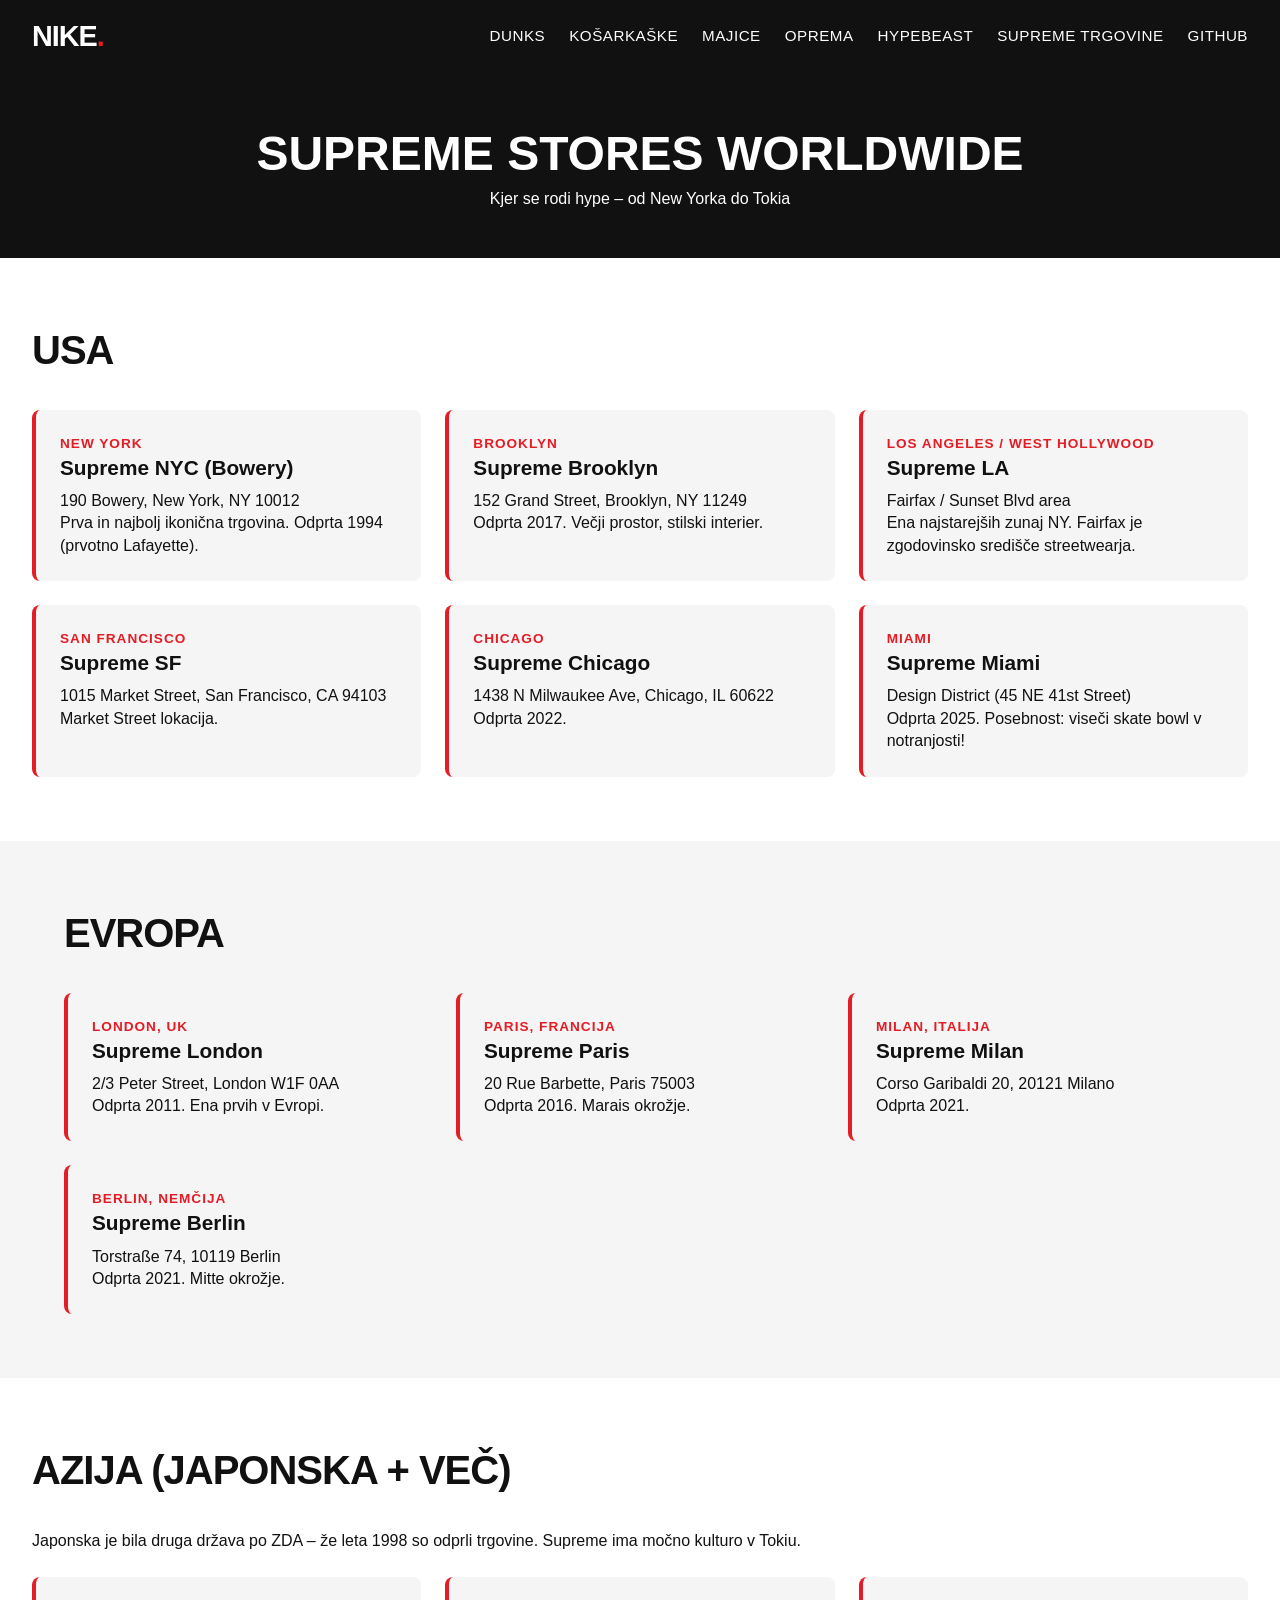
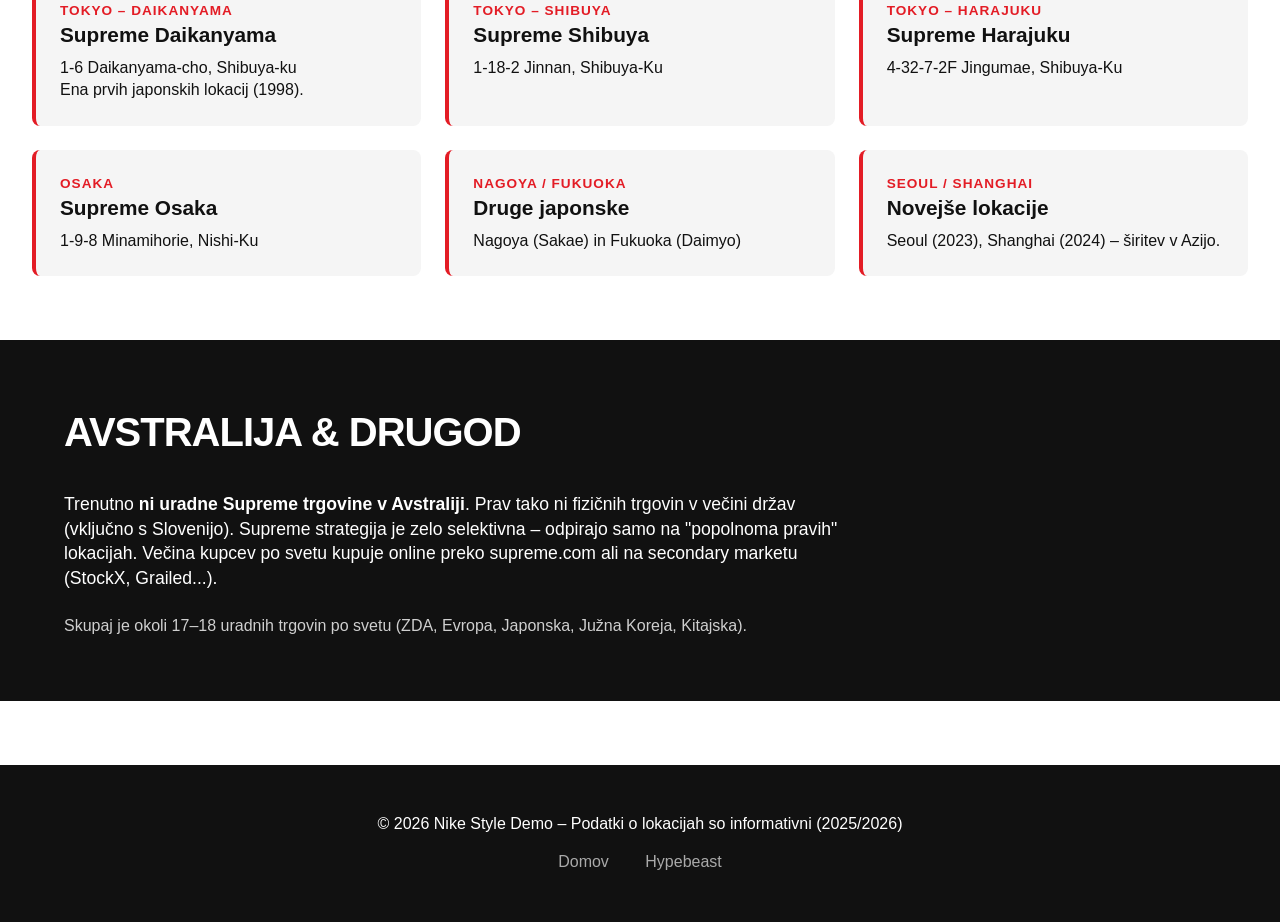
<file: supreme-stores.html>
<!DOCTYPE html>
<html lang="sl">
<head>
  <meta charset="UTF-8">
  <meta name="viewport" content="width=device-width, initial-scale=1.0">
  <title>Supreme Trgovine po svetu | Nike Style</title>
  <link rel="stylesheet" href="styles.css">
</head>
<body>
  <header>
    <a href="index.html" class="logo">NIKE<span>.</span></a>
    <nav>
      <ul>
        <li><a href="dunks.html">Dunks</a></li>
        <li><a href="basketball.html">Košarkaške</a></li>
        <li><a href="majice.html">Majice</a></li>
        <li><a href="oprema.html">Oprema</a></li>
        <li><a href="hypebeast.html">Hypebeast</a></li>
        <li><a href="supreme-stores.html">Supreme Trgovine</a></li>
        <li><a href="https://github.com/tommyvimeo-gif/Nike-Design-3" target="_blank" rel="noopener noreferrer">GitHub</a></li>
      </ul>
    </nav>
  </header>

  <div class="category-banner">
    <h1>Supreme Stores Worldwide</h1>
    <p>Kjer se rodi hype – od New Yorka do Tokia</p>
  </div>

  <section>
    <h2 class="section-title">USA</h2>
    <div class="store-grid">
      <div class="store-card">
        <div class="city">New York</div>
        <h3>Supreme NYC (Bowery)</h3>
        <p>190 Bowery, New York, NY 10012</p>
        <p>Prva in najbolj ikonična trgovina. Odprta 1994 (prvotno Lafayette).</p>
      </div>
      <div class="store-card">
        <div class="city">Brooklyn</div>
        <h3>Supreme Brooklyn</h3>
        <p>152 Grand Street, Brooklyn, NY 11249</p>
        <p>Odprta 2017. Večji prostor, stilski interier.</p>
      </div>
      <div class="store-card">
        <div class="city">Los Angeles / West Hollywood</div>
        <h3>Supreme LA</h3>
        <p>Fairfax / Sunset Blvd area</p>
        <p>Ena najstarejših zunaj NY. Fairfax je zgodovinsko središče streetwearja.</p>
      </div>
      <div class="store-card">
        <div class="city">San Francisco</div>
        <h3>Supreme SF</h3>
        <p>1015 Market Street, San Francisco, CA 94103</p>
        <p>Market Street lokacija.</p>
      </div>
      <div class="store-card">
        <div class="city">Chicago</div>
        <h3>Supreme Chicago</h3>
        <p>1438 N Milwaukee Ave, Chicago, IL 60622</p>
        <p>Odprta 2022.</p>
      </div>
      <div class="store-card">
        <div class="city">Miami</div>
        <h3>Supreme Miami</h3>
        <p>Design District (45 NE 41st Street)</p>
        <p>Odprta 2025. Posebnost: viseči skate bowl v notranjosti!</p>
      </div>
    </div>
  </section>

  <section style="background: #f5f5f5; max-width: 100%;">
    <div style="max-width: 1400px; margin: 0 auto; padding: 0 2rem;">
      <h2 class="section-title">Evropa</h2>
      <div class="store-grid">
        <div class="store-card">
          <div class="city">London, UK</div>
          <h3>Supreme London</h3>
          <p>2/3 Peter Street, London W1F 0AA</p>
          <p>Odprta 2011. Ena prvih v Evropi.</p>
        </div>
        <div class="store-card">
          <div class="city">Paris, Francija</div>
          <h3>Supreme Paris</h3>
          <p>20 Rue Barbette, Paris 75003</p>
          <p>Odprta 2016. Marais okrožje.</p>
        </div>
        <div class="store-card">
          <div class="city">Milan, Italija</div>
          <h3>Supreme Milan</h3>
          <p>Corso Garibaldi 20, 20121 Milano</p>
          <p>Odprta 2021.</p>
        </div>
        <div class="store-card">
          <div class="city">Berlin, Nemčija</div>
          <h3>Supreme Berlin</h3>
          <p>Torstraße 74, 10119 Berlin</p>
          <p>Odprta 2021. Mitte okrožje.</p>
        </div>
      </div>
    </div>
  </section>

  <section>
    <h2 class="section-title">Azija (Japonska + več)</h2>
    <p style="margin-bottom: 1.5rem;">Japonska je bila druga država po ZDA – že leta 1998 so odprli trgovine. Supreme ima močno kulturo v Tokiu.</p>
    <div class="store-grid">
      <div class="store-card">
        <div class="city">Tokyo – Daikanyama</div>
        <h3>Supreme Daikanyama</h3>
        <p>1-6 Daikanyama-cho, Shibuya-ku</p>
        <p>Ena prvih japonskih lokacij (1998).</p>
      </div>
      <div class="store-card">
        <div class="city">Tokyo – Shibuya</div>
        <h3>Supreme Shibuya</h3>
        <p>1-18-2 Jinnan, Shibuya-Ku</p>
      </div>
      <div class="store-card">
        <div class="city">Tokyo – Harajuku</div>
        <h3>Supreme Harajuku</h3>
        <p>4-32-7-2F Jingumae, Shibuya-Ku</p>
      </div>
      <div class="store-card">
        <div class="city">Osaka</div>
        <h3>Supreme Osaka</h3>
        <p>1-9-8 Minamihorie, Nishi-Ku</p>
      </div>
      <div class="store-card">
        <div class="city">Nagoya / Fukuoka</div>
        <h3>Druge japonske</h3>
        <p>Nagoya (Sakae) in Fukuoka (Daimyo)</p>
      </div>
      <div class="store-card">
        <div class="city">Seoul / Shanghai</div>
        <h3>Novejše lokacije</h3>
        <p>Seoul (2023), Shanghai (2024) – širitev v Azijo.</p>
      </div>
    </div>
  </section>

  <section style="background: #111; color: white; max-width: 100%;">
    <div style="max-width: 1400px; margin: 0 auto; padding: 0 2rem;">
      <h2 class="section-title" style="color: white;">Avstralija & drugod</h2>
      <p style="font-size: 1.1rem; max-width: 800px;">
        Trenutno <strong>ni uradne Supreme trgovine v Avstraliji</strong>. 
        Prav tako ni fizičnih trgovin v večini držav (vključno s Slovenijo). 
        Supreme strategija je zelo selektivna – odpirajo samo na "popolnoma pravih" lokacijah. 
        Večina kupcev po svetu kupuje online preko supreme.com ali na secondary marketu (StockX, Grailed...).
      </p>
      <p style="margin-top: 1.5rem; opacity: 0.8;">
        Skupaj je okoli 17–18 uradnih trgovin po svetu (ZDA, Evropa, Japonska, Južna Koreja, Kitajska).
      </p>
    </div>
  </section>

  <footer>
    <p>© 2026 Nike Style Demo – Podatki o lokacijah so informativni (2025/2026)</p>
    <p style="margin-top: 1rem;"><a href="index.html">Domov</a> <a href="hypebeast.html">Hypebeast</a></p>
  </footer>
</body>
</html>
</file>
<file: styles.css>
/* Nike-inspired styles */
:root {
  --nike-black: #111111;
  --nike-white: #ffffff;
  --nike-red: #e31c25;
  --nike-gray: #f5f5f5;
  --nike-dark-gray: #757575;
}

* {
  margin: 0;
  padding: 0;
  box-sizing: border-box;
}

body {
  font-family: 'Helvetica Neue', Helvetica, Arial, sans-serif;
  background: var(--nike-white);
  color: var(--nike-black);
  line-height: 1.4;
}

/* Header */
header {
  background: var(--nike-black);
  color: var(--nike-white);
  padding: 1rem 2rem;
  position: sticky;
  top: 0;
  z-index: 1000;
  display: flex;
  justify-content: space-between;
  align-items: center;
}

.logo {
  font-size: 1.8rem;
  font-weight: 900;
  letter-spacing: -1px;
  text-decoration: none;
  color: white;
}

.logo span {
  color: var(--nike-red);
}

nav ul {
  list-style: none;
  display: flex;
  gap: 1.5rem;
  flex-wrap: wrap;
}

nav a {
  color: white;
  text-decoration: none;
  font-weight: 500;
  font-size: 0.95rem;
  text-transform: uppercase;
  letter-spacing: 0.5px;
  transition: color 0.2s;
}

nav a:hover {
  color: var(--nike-red);
}

/* Hero */
.hero {
  background: linear-gradient(135deg, #111 0%, #333 100%);
  color: white;
  padding: 6rem 2rem;
  text-align: center;
  position: relative;
  overflow: hidden;
}

.hero h1 {
  font-size: clamp(2.5rem, 8vw, 5rem);
  font-weight: 900;
  letter-spacing: -2px;
  margin-bottom: 1rem;
  text-transform: uppercase;
}

.hero p {
  font-size: 1.25rem;
  max-width: 600px;
  margin: 0 auto 2rem;
  opacity: 0.9;
}

.btn {
  display: inline-block;
  background: var(--nike-red);
  color: white;
  padding: 0.9rem 2.5rem;
  text-decoration: none;
  font-weight: 700;
  text-transform: uppercase;
  letter-spacing: 1px;
  border: none;
  cursor: pointer;
  transition: transform 0.2s, background 0.2s;
}

.btn:hover {
  background: #c41720;
  transform: scale(1.05);
}

/* Sections */
section {
  padding: 4rem 2rem;
  max-width: 1400px;
  margin: 0 auto;
}

.section-title {
  font-size: 2.5rem;
  font-weight: 900;
  text-transform: uppercase;
  margin-bottom: 2rem;
  letter-spacing: -1px;
}

/* Product Grid */
.product-grid {
  display: grid;
  grid-template-columns: repeat(auto-fill, minmax(280px, 1fr));
  gap: 2rem;
}

.product-card {
  background: var(--nike-gray);
  border-radius: 8px;
  overflow: hidden;
  transition: transform 0.3s, box-shadow 0.3s;
  cursor: pointer;
}

.product-card:hover {
  transform: translateY(-8px);
  box-shadow: 0 20px 40px rgba(0,0,0,0.15);
}

.product-img {
  width: 100%;
  height: 280px;
  object-fit: cover;
  background: #eee;
  transition: transform 0.4s;
}

.product-card:hover .product-img {
  transform: scale(1.08);
}

.product-info {
  padding: 1.25rem;
}

.product-info h3 {
  font-size: 1.1rem;
  font-weight: 700;
  margin-bottom: 0.4rem;
}

.product-info .price {
  font-weight: 700;
  color: var(--nike-red);
  font-size: 1.1rem;
}

.product-info p {
  font-size: 0.9rem;
  color: var(--nike-dark-gray);
  margin-top: 0.5rem;
}

/* Zoom modal */
.modal {
  display: none;
  position: fixed;
  z-index: 2000;
  left: 0;
  top: 0;
  width: 100%;
  height: 100%;
  background: rgba(0,0,0,0.9);
  justify-content: center;
  align-items: center;
}

.modal.active {
  display: flex;
}

.modal img {
  max-width: 90%;
  max-height: 90%;
  object-fit: contain;
}

.modal-close {
  position: absolute;
  top: 20px;
  right: 30px;
  color: white;
  font-size: 3rem;
  cursor: pointer;
}

/* Store cards */
.store-grid {
  display: grid;
  grid-template-columns: repeat(auto-fill, minmax(300px, 1fr));
  gap: 1.5rem;
}

.store-card {
  background: var(--nike-gray);
  padding: 1.5rem;
  border-radius: 8px;
  border-left: 4px solid var(--nike-red);
}

.store-card h3 {
  font-size: 1.3rem;
  margin-bottom: 0.5rem;
}

.store-card .city {
  color: var(--nike-red);
  font-weight: 700;
  text-transform: uppercase;
  font-size: 0.85rem;
  letter-spacing: 1px;
}

/* Footer */
footer {
  background: var(--nike-black);
  color: white;
  padding: 3rem 2rem;
  text-align: center;
  margin-top: 4rem;
}

footer a {
  color: #aaa;
  margin: 0 1rem;
  text-decoration: none;
}

footer a:hover {
  color: white;
}

/* Responsive */
@media (max-width: 768px) {
  header {
    flex-direction: column;
    gap: 1rem;
  }
  nav ul {
    justify-content: center;
  }
  .hero {
    padding: 4rem 1rem;
  }
}

/* Category banner */
.category-banner {
  background: var(--nike-black);
  color: white;
  padding: 3rem 2rem;
  text-align: center;
}

.category-banner h1 {
  font-size: 3rem;
  font-weight: 900;
  text-transform: uppercase;
}

/* Feature list */
.feature-list {
  display: grid;
  grid-template-columns: repeat(auto-fit, minmax(250px, 1fr));
  gap: 2rem;
  margin-top: 2rem;
}

.feature-item {
  text-align: center;
  padding: 1.5rem;
}

.feature-item h3 {
  font-size: 1.3rem;
  margin-bottom: 0.5rem;
}
</file>
